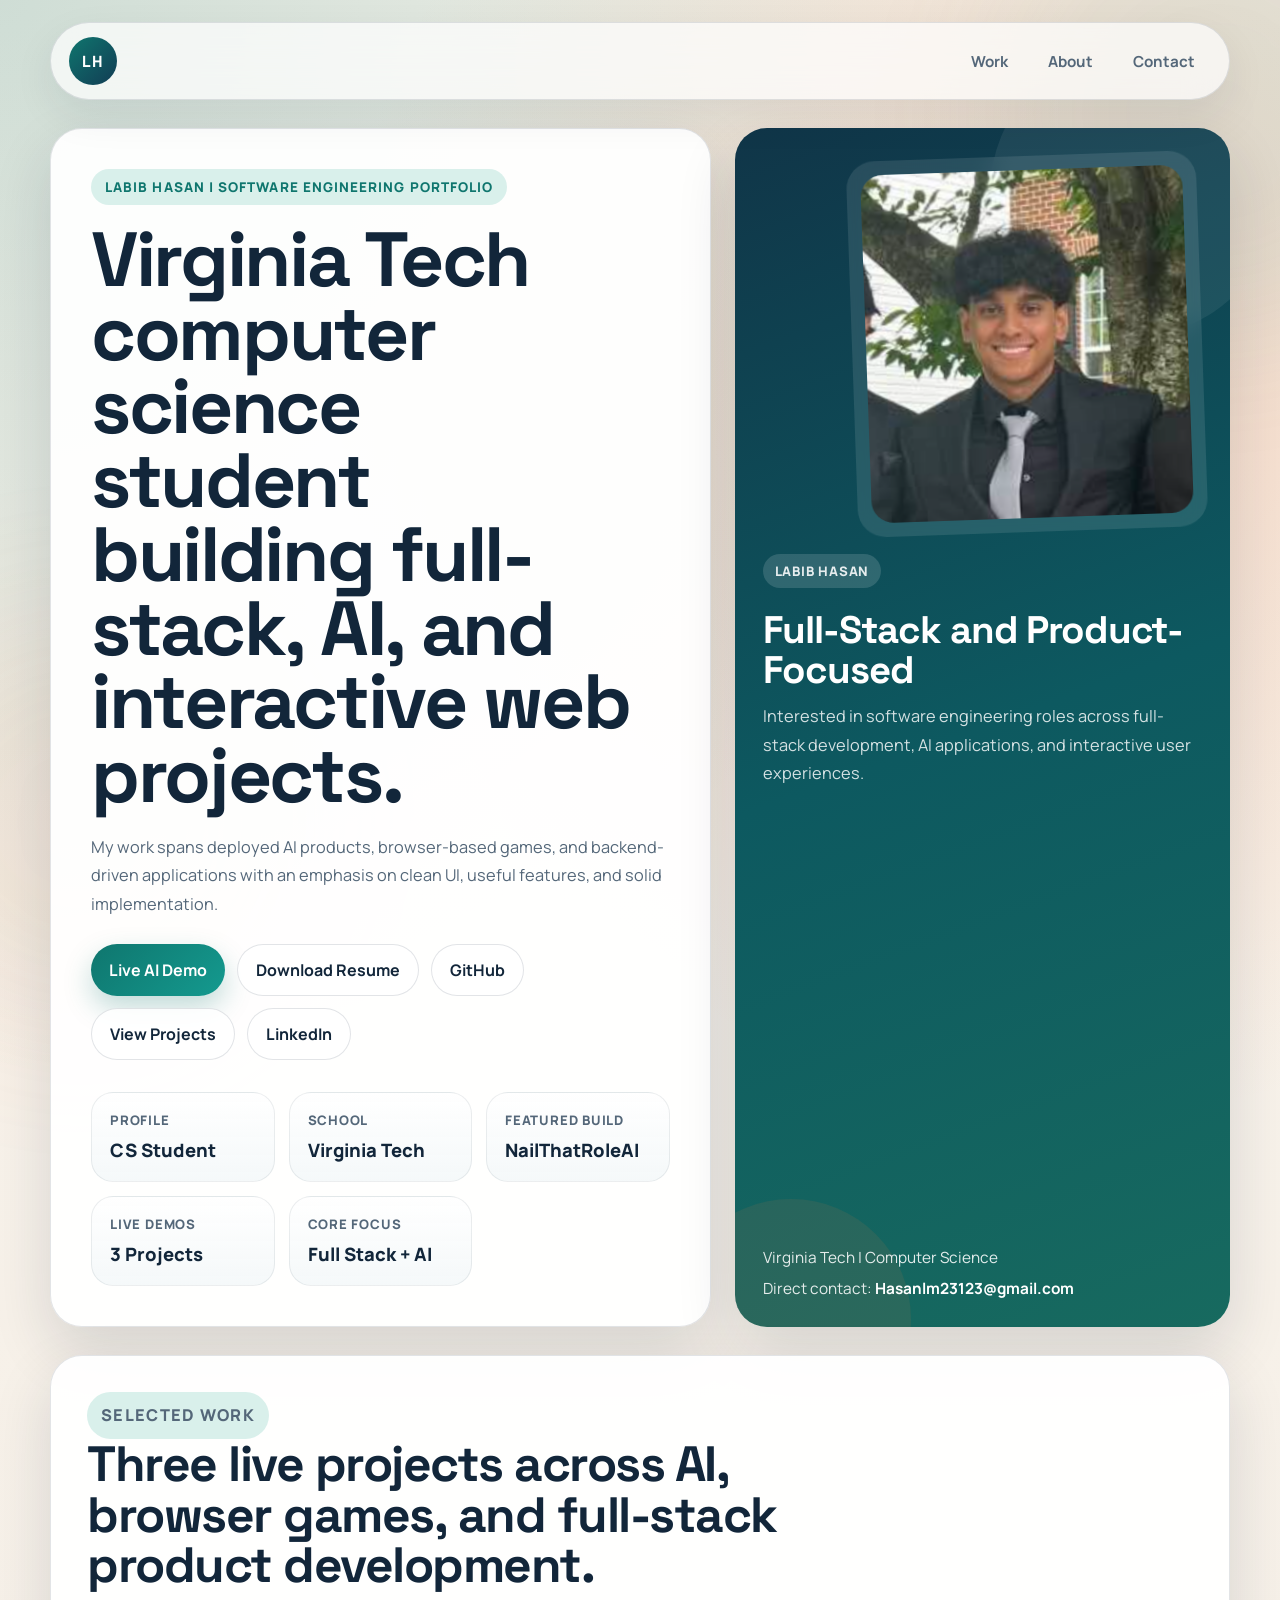
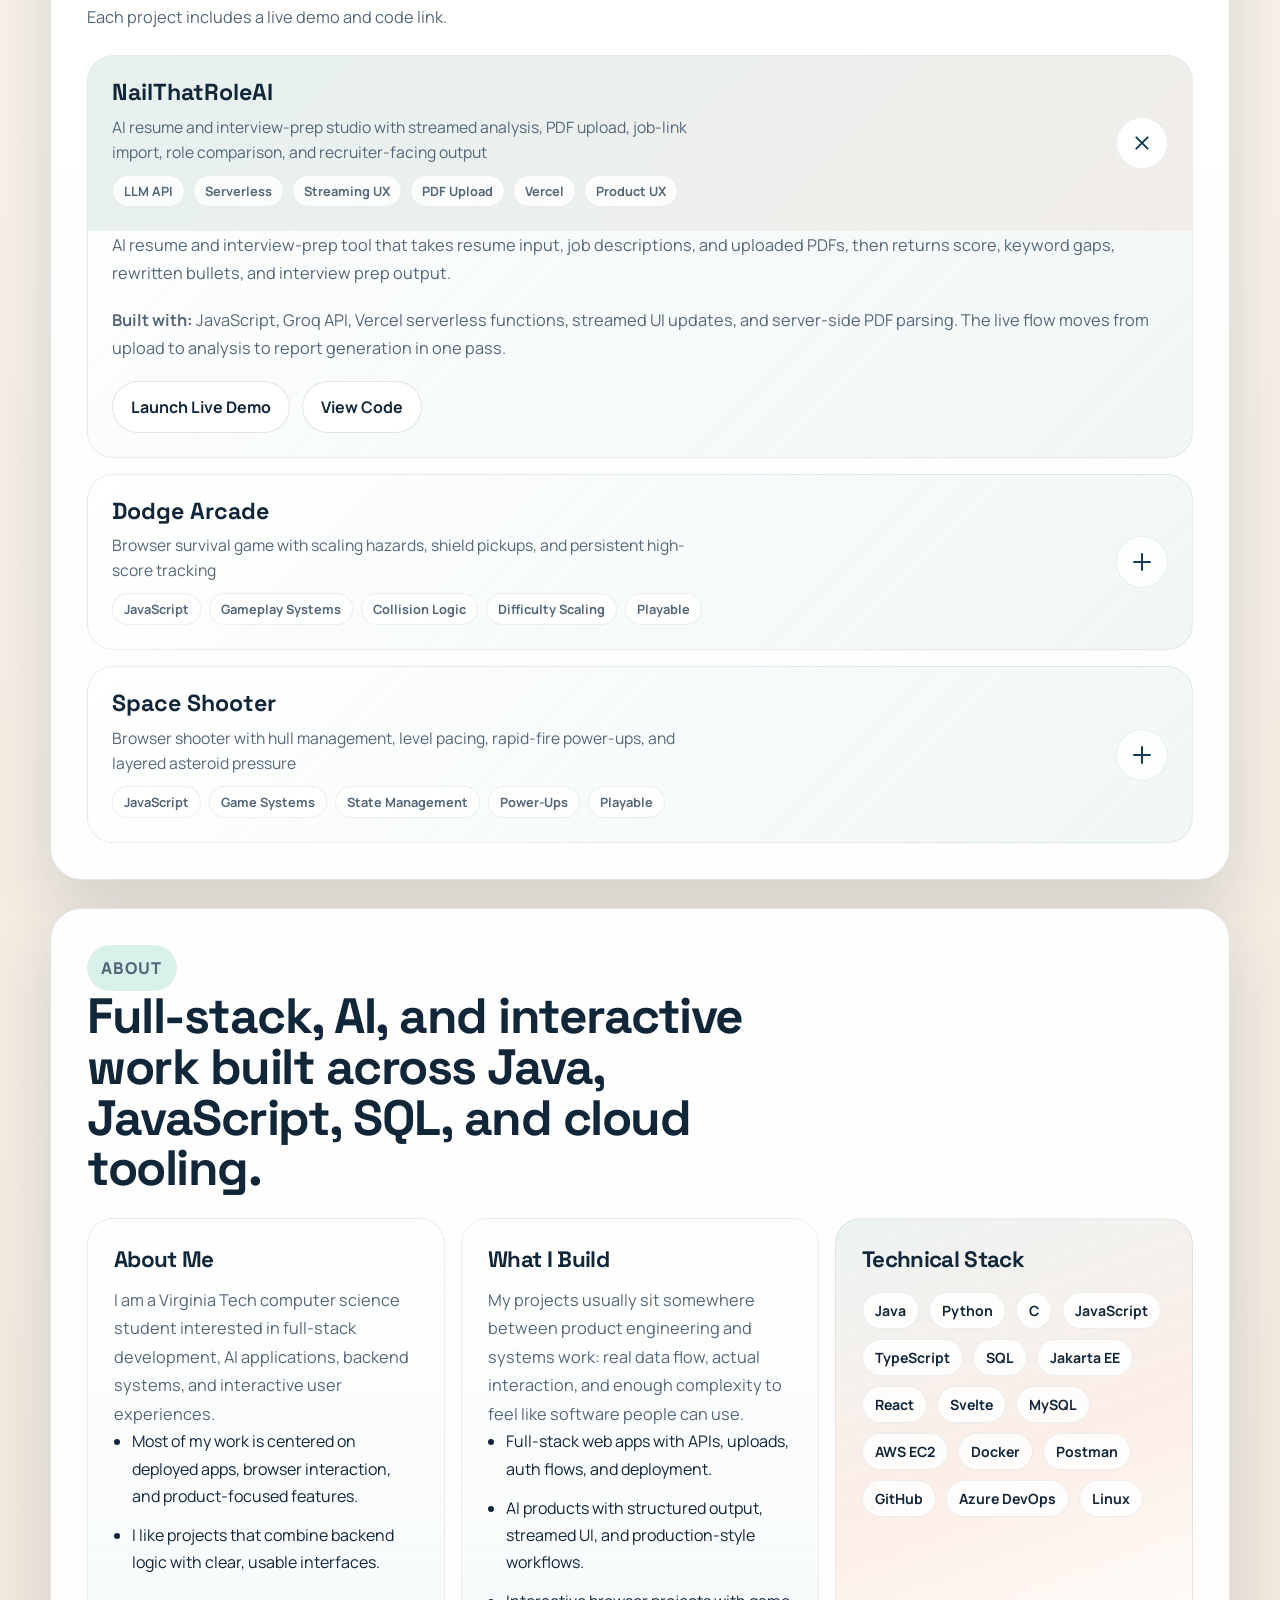
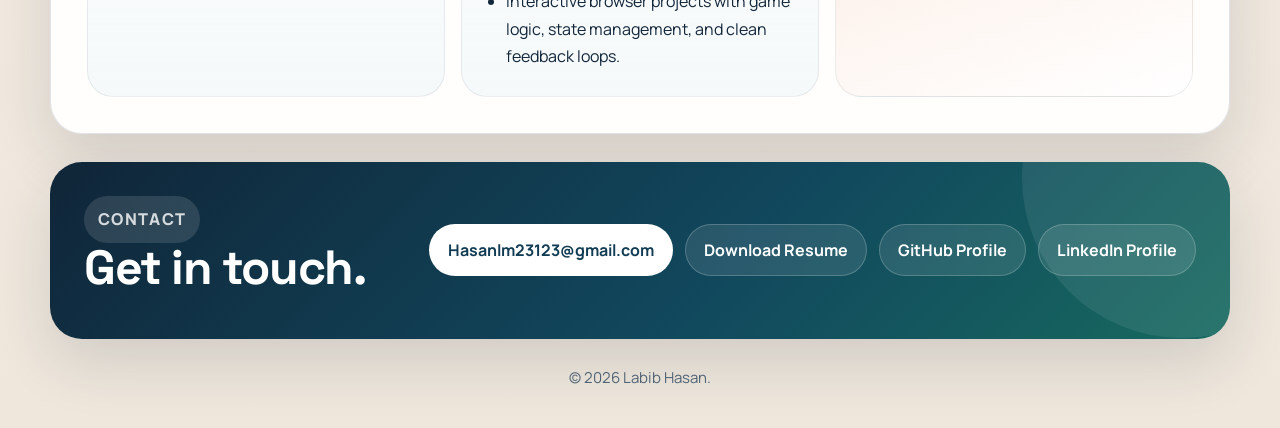
<file: index.html>
<!DOCTYPE html>
<html lang="en">

<head>
  <meta charset="utf-8" />
  <meta name="viewport" content="width=device-width, initial-scale=1" />
  <meta name="description"
    content="Portfolio of Labib Hasan, a Virginia Tech computer science student building full-stack applications, AI tools, and interactive browser projects." />
  <title>Labib Hasan | Software Engineering Portfolio</title>
  <link rel="preconnect" href="https://fonts.googleapis.com">
  <link rel="preconnect" href="https://fonts.gstatic.com" crossorigin>
  <link
    href="https://fonts.googleapis.com/css2?family=Manrope:wght@400;500;600;700;800&family=Space+Grotesk:wght@500;700&display=swap"
    rel="stylesheet">
  <link rel="stylesheet" href="/css/style.css?v=20260319b">
</head>

<body>
  <div class="page-shell">
    <header class="topbar">
      <a class="brand" href="#home">LH</a>
      <nav class="nav">
        <a href="#work">Work</a>
        <a href="#about">About</a>
        <a href="#contact">Contact</a>
      </nav>
    </header>

    <main class="site-main" id="home">
      <section class="hero">
        <div class="hero-copy panel">
          <p class="eyebrow">Labib Hasan | Software Engineering Portfolio</p>
          <h1>Virginia Tech computer science student building full-stack, AI, and interactive web projects.</h1>
          <p class="hero-text">
            My work spans deployed AI products, browser-based games, and backend-driven applications with an emphasis
            on clean UI, useful features, and solid implementation.
          </p>

          <div class="hero-actions">
            <a class="btn btn-primary" href="https://rolereadyai-hasanlm23123s-projects.vercel.app/" target="_blank"
              rel="noreferrer">Live AI Demo</a>
            <a class="btn btn-secondary" href="/documents/Labib_Hasan_Resume_2027.docx" download>Download Resume</a>
            <a class="btn btn-secondary" href="https://github.com/Hasanlm23123" target="_blank"
              rel="noreferrer">GitHub</a>
            <a class="btn btn-secondary" href="#work">View Projects</a>
            <a class="btn btn-secondary" href="https://www.linkedin.com/in/labib-hasan-970874296" target="_blank"
              rel="noreferrer">LinkedIn</a>
          </div>

          <div class="quick-facts">
            <article class="fact-card">
              <span class="fact-label">Profile</span>
              <strong class="fact-value">CS Student</strong>
            </article>
            <article class="fact-card">
              <span class="fact-label">School</span>
              <strong class="fact-value">Virginia Tech</strong>
            </article>
            <article class="fact-card">
              <span class="fact-label">Featured Build</span>
              <strong class="fact-value">NailThatRoleAI</strong>
            </article>
            <article class="fact-card">
              <span class="fact-label">Live Demos</span>
              <strong class="fact-value">3 Projects</strong>
            </article>
            <article class="fact-card">
              <span class="fact-label">Core Focus</span>
              <strong class="fact-value">Full Stack + AI</strong>
            </article>
          </div>
        </div>

        <aside class="profile-card">
          <div class="profile-card-inner">
            <div class="profile-image-wrap">
              <img class="profile-image" src="/images/SelfPortrait.png" alt="Labib Hasan portrait" />
            </div>
            <p class="profile-badge">Labib Hasan</p>
            <div class="profile-copy">
              <h2>Full-Stack and Product-Focused</h2>
              <p>
                Interested in software engineering roles across full-stack development, AI applications, and interactive
                user experiences.
              </p>
            </div>
            <div class="profile-meta">
              <span>Virginia Tech | Computer Science</span>
              <span>Direct contact: <a href="mailto:Hasanlm23123@gmail.com">Hasanlm23123@gmail.com</a></span>
            </div>
          </div>
        </aside>
      </section>

      <section class="section panel" id="work">
        <div class="section-heading">
          <p class="section-kicker">Selected Work</p>
          <h2>Three live projects across AI, browser games, and full-stack product development.</h2>
          <p>Each project includes a live demo and code link.</p>
        </div>

        <div class="project-grid">
          <article class="project-card">
            <button class="project-toggle toggle" type="button" aria-expanded="false">
              <div class="project-toggle-copy">
                <span class="project-title">NailThatRoleAI</span>
                <span class="project-subtitle">AI resume and interview-prep studio with streamed analysis, PDF upload,
                  job-link import, role comparison, and recruiter-facing output</span>
                <div class="project-tags">
                  <span class="tag">LLM API</span>
                  <span class="tag">Serverless</span>
                  <span class="tag">Streaming UX</span>
                  <span class="tag">PDF Upload</span>
                  <span class="tag">Vercel</span>
                  <span class="tag">Product UX</span>
                </div>
              </div>
              <span class="project-arrow" aria-hidden="true"></span>
            </button>
            <div class="slidedown">
              <div class="project-body">
                <p>
                  AI resume and interview-prep tool that takes resume input, job descriptions, and uploaded PDFs, then
                  returns score, keyword gaps, rewritten bullets, and interview prep output.
                </p>
                <p>
                  <strong>Built with:</strong> JavaScript, Groq API, Vercel serverless functions, streamed UI updates,
                  and server-side PDF parsing. The live flow moves from upload to analysis to report generation in one pass.
                </p>
                <div class="project-links">
                  <a href="https://rolereadyai-hasanlm23123s-projects.vercel.app/" class="project-link"
                    target="_blank" rel="noreferrer">Launch Live Demo</a>
                  <a href="https://github.com/Hasanlm23123/RoleReadyAI" class="project-link" target="_blank"
                    rel="noreferrer">View Code</a>
                </div>
              </div>
            </div>
          </article>

          <article class="project-card">
            <button class="project-toggle toggle" type="button" aria-expanded="false">
              <div class="project-toggle-copy">
                <span class="project-title">Dodge Arcade</span>
                <span class="project-subtitle">Browser survival game with scaling hazards, shield pickups, and
                  persistent high-score tracking</span>
                <div class="project-tags">
                  <span class="tag">JavaScript</span>
                  <span class="tag">Gameplay Systems</span>
                  <span class="tag">Collision Logic</span>
                  <span class="tag">Difficulty Scaling</span>
                  <span class="tag">Playable</span>
                </div>
              </div>
              <span class="project-arrow" aria-hidden="true"></span>
            </button>
            <div class="slidedown">
              <div class="project-body">
                <p>
                  Originally prototyped in Python, then rebuilt in JavaScript so the game could run directly in the
                  browser without setup. The finished build shows event-loop control, collision handling, pacing, and
                  player feedback in a compact arcade project.
                </p>
                <p><strong>Built with:</strong> JavaScript, Canvas rendering, collision logic, pickup systems, and local high-score persistence.</p>
                <div class="project-links">
                  <a href="/games/dodge/" class="project-link">Play Live</a>
                  <a href="https://github.com/Hasanlm23123/Hasanlm23123.github.io/tree/main/games/dodge" class="project-link" target="_blank"
                    rel="noreferrer">View Code</a>
                </div>
              </div>
            </div>
          </article>

          <article class="project-card">
            <button class="project-toggle toggle" type="button" aria-expanded="false">
              <div class="project-toggle-copy">
                <span class="project-title">Space Shooter</span>
                <span class="project-subtitle">Browser shooter with hull management, level pacing, rapid-fire power-ups,
                  and layered asteroid pressure</span>
                <div class="project-tags">
                  <span class="tag">JavaScript</span>
                  <span class="tag">Game Systems</span>
                  <span class="tag">State Management</span>
                  <span class="tag">Power-Ups</span>
                  <span class="tag">Playable</span>
                </div>
              </div>
              <span class="project-arrow" aria-hidden="true"></span>
            </button>
            <div class="slidedown">
              <div class="project-body">
                <p>
                  Also prototyped in Python before being rebuilt for the browser, this shooter focuses on level pacing,
                  layered mechanics, and readable player feedback. It is a stronger demo of state management because
                  health, power-ups, asteroid pressure, and damage timing all have to stay in sync.
                </p>
                <p><strong>Built with:</strong> JavaScript, layered game-state logic, power-up systems, pacing control, and player feedback tuning.</p>
                <div class="project-links">
                  <a href="/games/space-shooter/" class="project-link">Play Live</a>
                  <a href="https://github.com/Hasanlm23123/Hasanlm23123.github.io/tree/main/games/space-shooter" class="project-link" target="_blank"
                    rel="noreferrer">View Code</a>
                </div>
              </div>
            </div>
          </article>
        </div>
      </section>

      <section class="section panel" id="about">
        <div class="section-heading">
          <p class="section-kicker">About</p>
          <h2>Full-stack, AI, and interactive work built across Java, JavaScript, SQL, and cloud tooling.</h2>
        </div>

        <div class="about-grid">
          <article class="about-card">
            <h3>About Me</h3>
            <p>
              I am a Virginia Tech computer science student interested in full-stack development, AI applications,
              backend systems, and interactive user experiences.
            </p>
            <ul class="strength-list">
              <li>Most of my work is centered on deployed apps, browser interaction, and product-focused features.</li>
              <li>I like projects that combine backend logic with clear, usable interfaces.</li>
            </ul>
          </article>

          <article class="about-card">
            <h3>What I Build</h3>
            <p>
              My projects usually sit somewhere between product engineering and systems work: real data flow, actual
              interaction, and enough complexity to feel like software people can use.
            </p>
            <ul class="strength-list">
              <li>Full-stack web apps with APIs, uploads, auth flows, and deployment.</li>
              <li>AI products with structured output, streamed UI, and production-style workflows.</li>
              <li>Interactive browser projects with game logic, state management, and clean feedback loops.</li>
            </ul>
          </article>

          <article class="about-card accent-card">
            <h3>Technical Stack</h3>
            <div class="skill-cloud">
              <span class="skill-chip">Java</span>
              <span class="skill-chip">Python</span>
              <span class="skill-chip">C</span>
              <span class="skill-chip">JavaScript</span>
              <span class="skill-chip">TypeScript</span>
              <span class="skill-chip">SQL</span>
              <span class="skill-chip">Jakarta EE</span>
              <span class="skill-chip">React</span>
              <span class="skill-chip">Svelte</span>
              <span class="skill-chip">MySQL</span>
              <span class="skill-chip">AWS EC2</span>
              <span class="skill-chip">Docker</span>
              <span class="skill-chip">Postman</span>
              <span class="skill-chip">GitHub</span>
              <span class="skill-chip">Azure DevOps</span>
              <span class="skill-chip">Linux</span>
            </div>
          </article>
        </div>
      </section>

      <section class="contact-strip" id="contact">
        <div class="contact-copy">
          <p class="section-kicker light">Contact</p>
          <h2>Get in touch.</h2>
        </div>

        <div class="contact-actions">
          <a class="contact-link contact-link-primary" href="mailto:Hasanlm23123@gmail.com">Hasanlm23123@gmail.com</a>
          <a class="contact-link" href="/documents/Labib_Hasan_Resume_2027.docx" download>Download Resume</a>
          <a class="contact-link" href="https://github.com/Hasanlm23123" target="_blank" rel="noreferrer">GitHub Profile</a>
          <a class="contact-link" href="https://www.linkedin.com/in/labib-hasan-970874296" target="_blank"
            rel="noreferrer">LinkedIn Profile</a>
        </div>
      </section>
    </main>

    <footer class="footer">
      <p>© 2026 Labib Hasan.</p>
    </footer>
  </div>

  <script src="/js/slider.js?v=20260318b"></script>
</body>

</html>
</file>
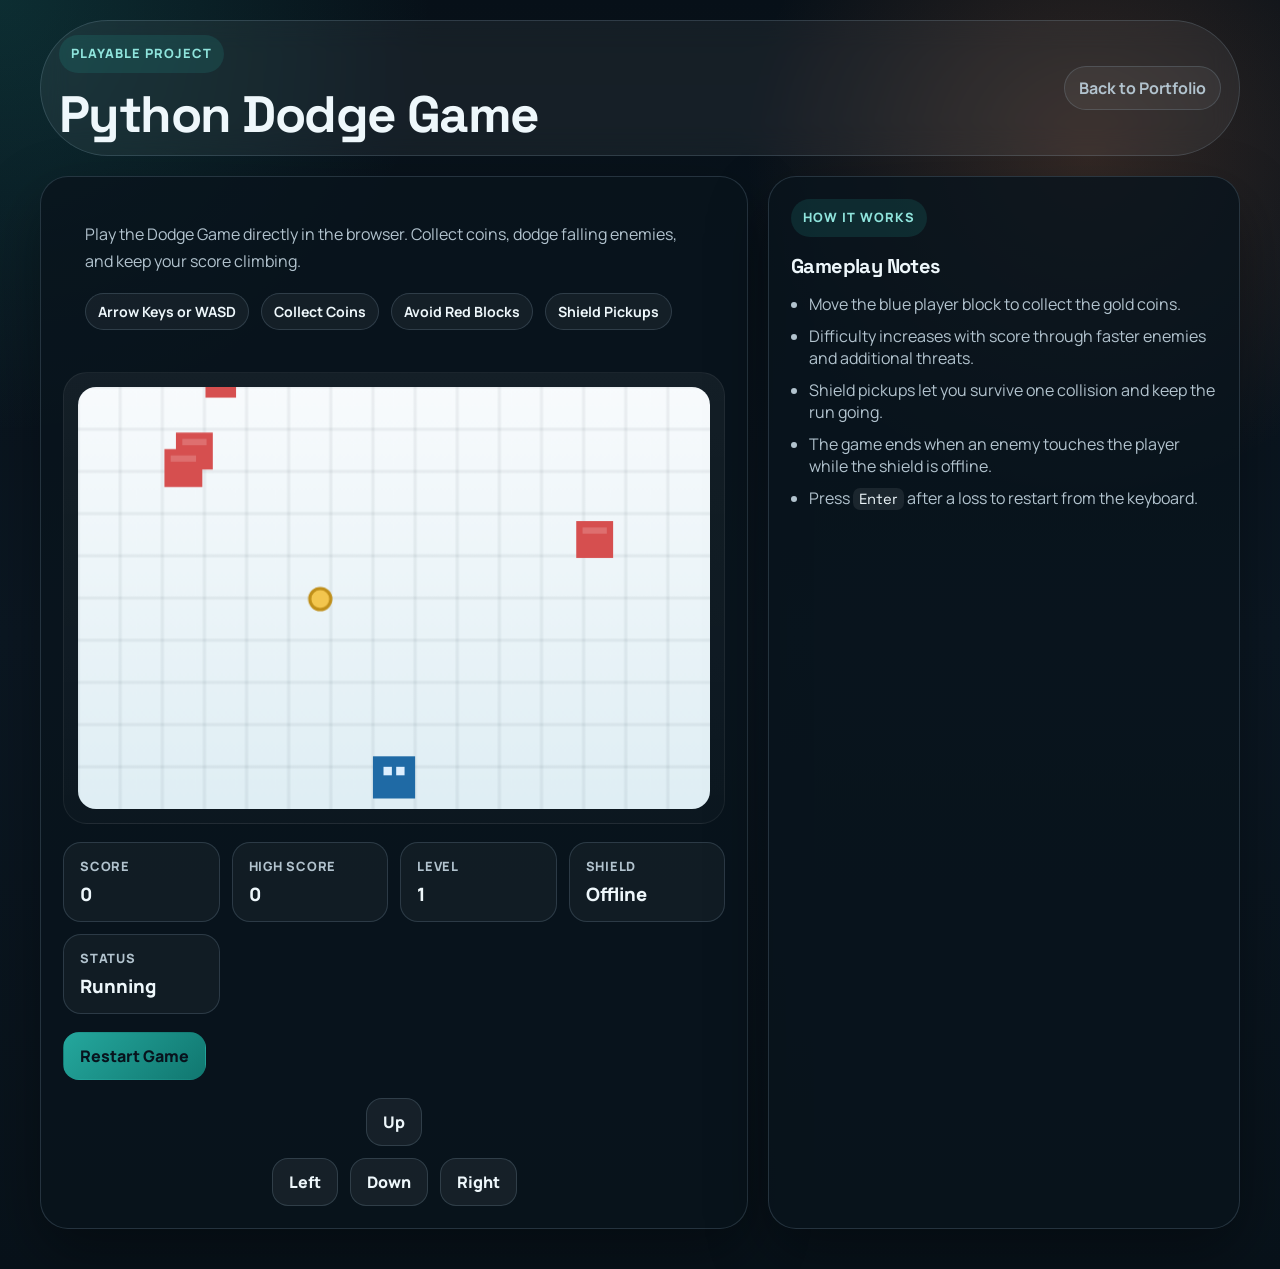
<file: games/dodge/index.html>
<!DOCTYPE html>
<html lang="en">

<head>
  <meta charset="utf-8" />
  <meta name="viewport" content="width=device-width, initial-scale=1" />
  <meta name="description" content="Play Labib Hasan's browser-playable Python Dodge Game with scaling difficulty and shield pickups." />
  <title>Python Dodge Game | Labib Hasan</title>
  <link rel="preconnect" href="https://fonts.googleapis.com">
  <link rel="preconnect" href="https://fonts.gstatic.com" crossorigin>
  <link
    href="https://fonts.googleapis.com/css2?family=Manrope:wght@400;500;600;700;800&family=Space+Grotesk:wght@500;700&display=swap"
    rel="stylesheet">
  <link rel="stylesheet" href="../style.css?v=20260318d">
</head>

<body>
  <main class="game-page">
    <header class="game-topbar">
      <div>
        <p class="eyebrow">Playable Project</p>
        <h1>Python Dodge Game</h1>
      </div>
      <div class="topbar-links">
        <a class="topbar-link" href="/">Back to Portfolio</a>
      </div>
    </header>

    <section class="game-layout">
      <div class="game-panel game-stage">
        <div class="game-stage-header">
          <p>
            Play the Dodge Game directly in the browser. Collect coins, dodge falling enemies, and keep your score
            climbing.
          </p>
          <div class="stage-meta">
            <span class="meta-pill">Arrow Keys or WASD</span>
            <span class="meta-pill">Collect Coins</span>
            <span class="meta-pill">Avoid Red Blocks</span>
            <span class="meta-pill">Shield Pickups</span>
          </div>
        </div>

        <div class="canvas-shell">
          <canvas id="gameCanvas" width="600" height="400" aria-label="Playable Dodge Game"></canvas>
        </div>

        <div class="hud">
          <article class="hud-card">
            <span class="hud-label">Score</span>
            <strong class="hud-value" id="scoreValue">0</strong>
          </article>
          <article class="hud-card">
            <span class="hud-label">High Score</span>
            <strong class="hud-value" id="highScoreValue">0</strong>
          </article>
          <article class="hud-card">
            <span class="hud-label">Level</span>
            <strong class="hud-value" id="levelValue">1</strong>
          </article>
          <article class="hud-card">
            <span class="hud-label">Shield</span>
            <strong class="hud-value" id="shieldValue">Offline</strong>
          </article>
          <article class="hud-card">
            <span class="hud-label">Status</span>
            <strong class="hud-value" id="statusValue">Running</strong>
          </article>
        </div>

        <div class="action-row">
          <button class="game-button primary" id="restartButton" type="button">Restart Game</button>
        </div>

        <div class="control-grid" aria-label="Touch controls">
          <div class="control-row center">
            <button class="control-btn" data-action="up" type="button">Up</button>
          </div>
          <div class="control-row center">
            <button class="control-btn" data-action="left" type="button">Left</button>
            <button class="control-btn" data-action="down" type="button">Down</button>
            <button class="control-btn" data-action="right" type="button">Right</button>
          </div>
        </div>
      </div>

      <aside class="game-panel game-info">
        <p class="eyebrow">How It Works</p>
        <h2>Gameplay Notes</h2>
        <ul class="bullet-list">
          <li>Move the blue player block to collect the gold coins.</li>
          <li>Difficulty increases with score through faster enemies and additional threats.</li>
          <li>Shield pickups let you survive one collision and keep the run going.</li>
          <li>The game ends when an enemy touches the player while the shield is offline.</li>
          <li>Press <code>Enter</code> after a loss to restart from the keyboard.</li>
        </ul>
      </aside>
    </section>
  </main>

  <script src="./game.js?v=20260318d"></script>
</body>

</html>
</file>
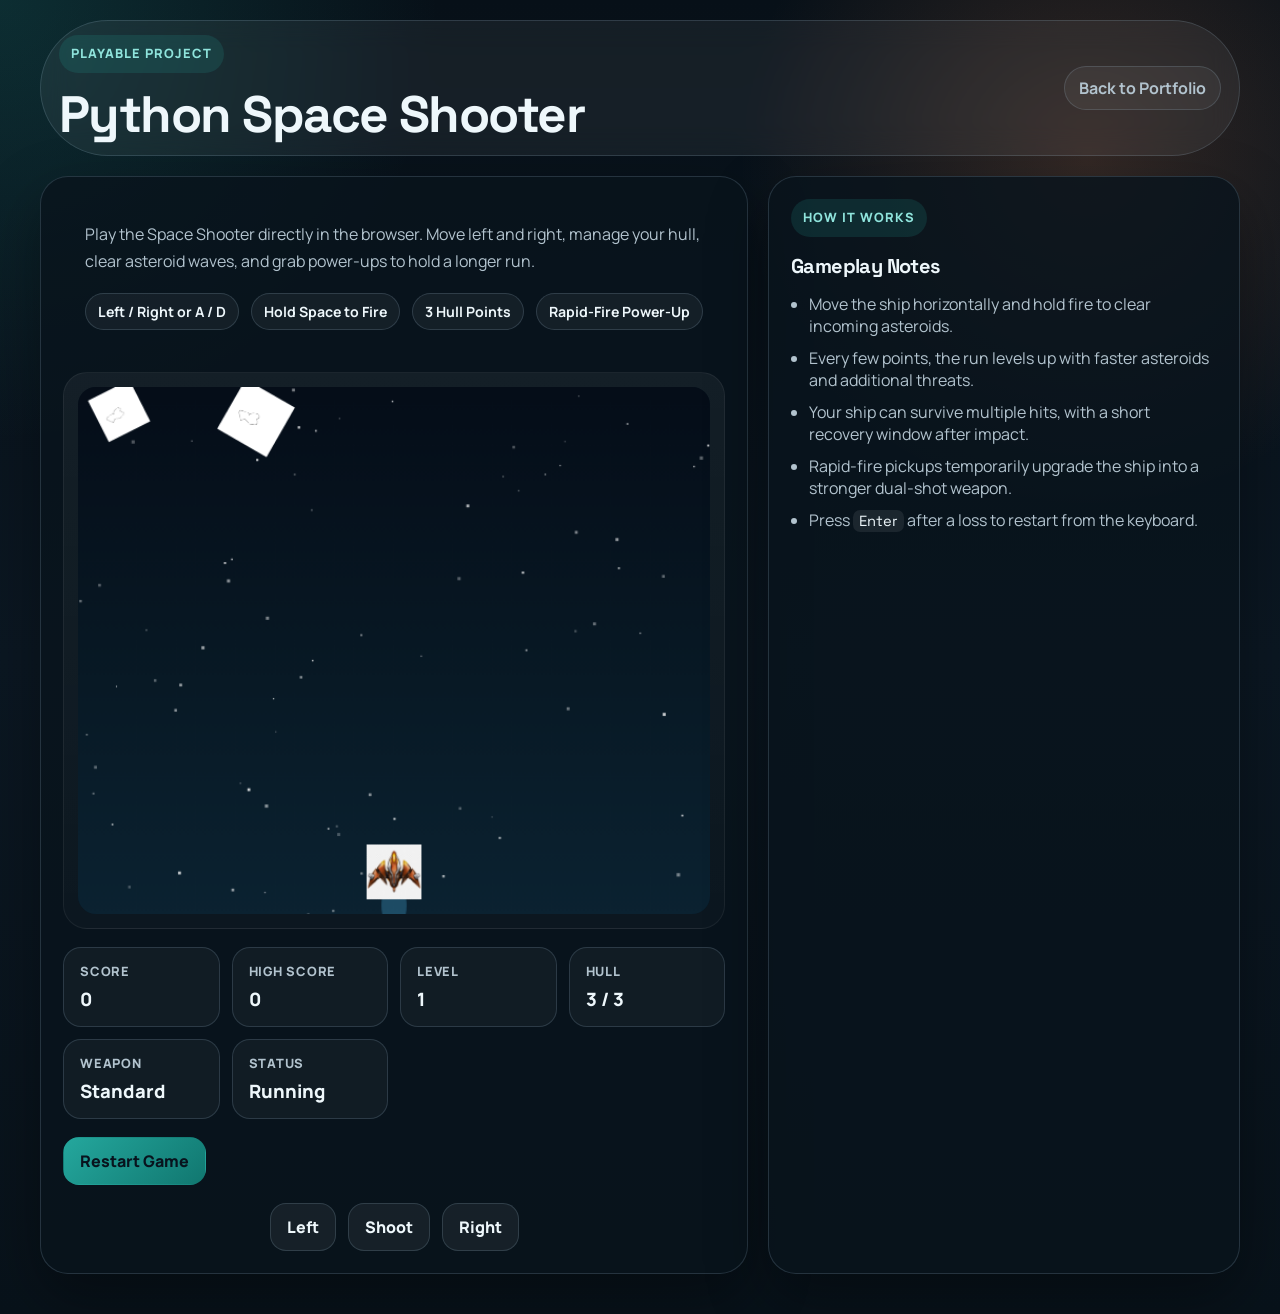
<file: games/space-shooter/index.html>
<!DOCTYPE html>
<html lang="en">

<head>
  <meta charset="utf-8" />
  <meta name="viewport" content="width=device-width, initial-scale=1" />
  <meta name="description" content="Play Labib Hasan's browser-playable Python Space Shooter with levels, hull, and power-ups." />
  <title>Python Space Shooter | Labib Hasan</title>
  <link rel="preconnect" href="https://fonts.googleapis.com">
  <link rel="preconnect" href="https://fonts.gstatic.com" crossorigin>
  <link
    href="https://fonts.googleapis.com/css2?family=Manrope:wght@400;500;600;700;800&family=Space+Grotesk:wght@500;700&display=swap"
    rel="stylesheet">
  <link rel="stylesheet" href="../style.css?v=20260318d">
</head>

<body>
  <main class="game-page">
    <header class="game-topbar">
      <div>
        <p class="eyebrow">Playable Project</p>
        <h1>Python Space Shooter</h1>
      </div>
      <div class="topbar-links">
        <a class="topbar-link" href="/">Back to Portfolio</a>
      </div>
    </header>

    <section class="game-layout">
      <div class="game-panel game-stage">
        <div class="game-stage-header">
          <p>
            Play the Space Shooter directly in the browser. Move left and right, manage your hull, clear asteroid
            waves, and grab power-ups to hold a longer run.
          </p>
          <div class="stage-meta">
            <span class="meta-pill">Left / Right or A / D</span>
            <span class="meta-pill">Hold Space to Fire</span>
            <span class="meta-pill">3 Hull Points</span>
            <span class="meta-pill">Rapid-Fire Power-Up</span>
          </div>
        </div>

        <div class="canvas-shell">
          <canvas id="gameCanvas" width="600" height="500" aria-label="Playable Space Shooter"></canvas>
        </div>

        <div class="hud">
          <article class="hud-card">
            <span class="hud-label">Score</span>
            <strong class="hud-value" id="scoreValue">0</strong>
          </article>
          <article class="hud-card">
            <span class="hud-label">High Score</span>
            <strong class="hud-value" id="highScoreValue">0</strong>
          </article>
          <article class="hud-card">
            <span class="hud-label">Level</span>
            <strong class="hud-value" id="levelValue">1</strong>
          </article>
          <article class="hud-card">
            <span class="hud-label">Hull</span>
            <strong class="hud-value" id="hullValue">3 / 3</strong>
          </article>
          <article class="hud-card">
            <span class="hud-label">Weapon</span>
            <strong class="hud-value" id="weaponValue">Standard</strong>
          </article>
          <article class="hud-card">
            <span class="hud-label">Status</span>
            <strong class="hud-value" id="statusValue">Running</strong>
          </article>
        </div>

        <div class="action-row">
          <button class="game-button primary" id="restartButton" type="button">Restart Game</button>
        </div>

        <div class="control-grid" aria-label="Touch controls">
          <div class="control-row center">
            <button class="control-btn" data-action="left" type="button">Left</button>
            <button class="control-btn" data-action="shoot" type="button">Shoot</button>
            <button class="control-btn" data-action="right" type="button">Right</button>
          </div>
        </div>
      </div>

      <aside class="game-panel game-info">
        <p class="eyebrow">How It Works</p>
        <h2>Gameplay Notes</h2>
        <ul class="bullet-list">
          <li>Move the ship horizontally and hold fire to clear incoming asteroids.</li>
          <li>Every few points, the run levels up with faster asteroids and additional threats.</li>
          <li>Your ship can survive multiple hits, with a short recovery window after impact.</li>
          <li>Rapid-fire pickups temporarily upgrade the ship into a stronger dual-shot weapon.</li>
          <li>Press <code>Enter</code> after a loss to restart from the keyboard.</li>
        </ul>
      </aside>
    </section>
  </main>

  <script src="./game.js?v=20260318d"></script>
</body>

</html>
</file>
<file: css/style.css>
:root {
    --bg: #f6f0e8;
    --bg-strong: #fffaf5;
    --surface: rgba(255, 255, 255, 0.78);
    --surface-strong: rgba(255, 255, 255, 0.94);
    --text: #12263a;
    --muted: #546779;
    --line: rgba(18, 38, 58, 0.12);
    --accent: #0f766e;
    --accent-soft: #d9f0eb;
    --accent-warm: #e57a44;
    --accent-deep: #123c54;
    --white: #ffffff;
    --shadow: 0 24px 60px rgba(18, 38, 58, 0.14);
    --radius-xl: 32px;
    --radius-lg: 24px;
    --radius-md: 18px;
}

html {
    box-sizing: border-box;
    scroll-behavior: smooth;
}

*,
*:before,
*:after {
    box-sizing: inherit;
}

body {
    margin: 0;
    min-height: 100%;
    font-family: "Manrope", sans-serif;
    color: var(--text);
    background:
        radial-gradient(circle at top left, rgba(15, 118, 110, 0.18), transparent 28%),
        radial-gradient(circle at 85% 10%, rgba(229, 122, 68, 0.22), transparent 22%),
        linear-gradient(180deg, #f9f4ec 0%, #f6f0e8 48%, #efe7dc 100%);
    overflow-x: hidden;
    position: relative;
}

body::before,
body::after {
    content: "";
    position: fixed;
    inset: auto;
    width: 28rem;
    height: 28rem;
    border-radius: 50%;
    filter: blur(80px);
    opacity: 0.45;
    pointer-events: none;
    z-index: 0;
}

body::before {
    top: -7rem;
    right: -10rem;
    background: rgba(15, 118, 110, 0.22);
}

body::after {
    bottom: -9rem;
    left: -9rem;
    background: rgba(229, 122, 68, 0.18);
}

@keyframes rise {
    from {
        opacity: 0;
        transform: translateY(22px);
    }

    to {
        opacity: 1;
        transform: translateY(0);
    }
}

a {
    color: inherit;
    text-decoration: none;
}

img {
    display: block;
    max-width: 100%;
}

.page-shell {
    width: min(1180px, calc(100% - 32px));
    margin: 0 auto;
    padding: 22px 0 40px;
    position: relative;
    z-index: 1;
}

.topbar {
    display: flex;
    justify-content: space-between;
    align-items: center;
    gap: 16px;
    padding: 14px 18px;
    margin-bottom: 28px;
    border: 1px solid var(--line);
    border-radius: 999px;
    background: rgba(255, 255, 255, 0.7);
    backdrop-filter: blur(20px);
    box-shadow: 0 16px 40px rgba(18, 38, 58, 0.08);
    position: sticky;
    top: 14px;
    z-index: 20;
}

.brand {
    width: 48px;
    height: 48px;
    border-radius: 50%;
    display: inline-flex;
    align-items: center;
    justify-content: center;
    background: linear-gradient(135deg, var(--accent), var(--accent-deep));
    color: var(--white);
    font-family: "Space Grotesk", sans-serif;
    font-size: 1rem;
    font-weight: 700;
    letter-spacing: 0.08em;
}

.nav {
    display: flex;
    gap: 8px;
    flex-wrap: wrap;
}

.nav a {
    padding: 10px 16px;
    border-radius: 999px;
    color: var(--muted);
    font-size: 0.95rem;
    font-weight: 700;
    transition: background-color 0.2s ease, color 0.2s ease, transform 0.2s ease;
}

.nav a:hover,
.nav a:focus-visible {
    background: rgba(15, 118, 110, 0.08);
    color: var(--text);
    transform: translateY(-1px);
}

.site-main {
    display: flex;
    flex-direction: column;
    gap: 28px;
}

.panel {
    background: var(--surface-strong);
    border: 1px solid var(--line);
    border-radius: var(--radius-xl);
    box-shadow: var(--shadow);
}

.hero {
    display: grid;
    grid-template-columns: minmax(0, 1.2fr) minmax(320px, 0.9fr);
    gap: 24px;
    align-items: stretch;
}

.hero-copy {
    padding: 40px;
    animation: rise 0.7s ease both;
}

.eyebrow,
.section-kicker {
    display: inline-flex;
    align-items: center;
    gap: 8px;
    padding: 9px 14px;
    margin: 0 0 18px;
    border-radius: 999px;
    background: var(--accent-soft);
    color: var(--accent);
    font-size: 0.84rem;
    font-weight: 800;
    letter-spacing: 0.08em;
    text-transform: uppercase;
}

.light {
    background: rgba(255, 255, 255, 0.12);
    color: rgba(255, 255, 255, 0.84);
}

h1,
h2,
h3 {
    margin: 0;
    font-family: "Space Grotesk", sans-serif;
    letter-spacing: -0.03em;
}

h1 {
    font-size: clamp(2.7rem, 6vw, 5rem);
    line-height: 0.96;
    max-width: 11ch;
}

.hero-text,
.section-heading p,
.about-card p,
.contact-copy p,
.project-body p,
.profile-copy p {
    color: var(--muted);
    font-size: 1.02rem;
    line-height: 1.75;
}

.hero-text {
    max-width: 58ch;
    margin: 20px 0 0;
}

.hero-actions {
    display: flex;
    flex-wrap: wrap;
    gap: 12px;
    margin-top: 26px;
}

.btn,
.project-link,
.contact-link {
    display: inline-flex;
    align-items: center;
    justify-content: center;
    padding: 14px 18px;
    border-radius: 999px;
    font-weight: 700;
    transition: transform 0.2s ease, box-shadow 0.2s ease, background-color 0.2s ease, color 0.2s ease;
}

.btn:hover,
.btn:focus-visible,
.project-link:hover,
.project-link:focus-visible,
.contact-link:hover,
.contact-link:focus-visible {
    transform: translateY(-2px);
}

.btn-primary {
    background: linear-gradient(135deg, var(--accent), #149a8f);
    color: var(--white);
    box-shadow: 0 12px 28px rgba(15, 118, 110, 0.26);
}

.btn-secondary {
    border: 1px solid var(--line);
    background: rgba(255, 255, 255, 0.86);
    color: var(--text);
}

.quick-facts {
    display: grid;
    grid-template-columns: repeat(auto-fit, minmax(150px, 1fr));
    gap: 14px;
    margin-top: 32px;
}

.fact-card {
    padding: 18px;
    border: 1px solid rgba(18, 38, 58, 0.08);
    border-radius: 22px;
    background: linear-gradient(180deg, rgba(255, 255, 255, 0.94), rgba(244, 248, 249, 0.92));
}

.fact-label {
    display: block;
    margin-bottom: 8px;
    color: var(--muted);
    font-size: 0.82rem;
    font-weight: 800;
    letter-spacing: 0.06em;
    text-transform: uppercase;
}

.fact-value {
    font-size: 1.15rem;
    font-weight: 800;
}

.profile-card {
    position: relative;
    overflow: hidden;
    border-radius: var(--radius-xl);
    background: linear-gradient(160deg, #103548 0%, #0d5960 50%, #176a5f 100%);
    color: var(--white);
    box-shadow: var(--shadow);
    animation: rise 0.7s ease 0.12s both;
}

.profile-card::before,
.profile-card::after {
    content: "";
    position: absolute;
    border-radius: 50%;
    opacity: 0.22;
}

.profile-card::before {
    width: 18rem;
    height: 18rem;
    top: -5rem;
    right: -3rem;
    background: rgba(255, 255, 255, 0.3);
}

.profile-card::after {
    width: 15rem;
    height: 15rem;
    bottom: -7rem;
    left: -4rem;
    background: rgba(229, 122, 68, 0.45);
}

.profile-card-inner {
    position: relative;
    z-index: 1;
    min-height: 100%;
    display: flex;
    flex-direction: column;
    gap: 22px;
    padding: 28px;
}

.profile-badge {
    display: inline-flex;
    align-self: flex-start;
    margin: 0;
    padding: 8px 12px;
    border-radius: 999px;
    background: rgba(255, 255, 255, 0.14);
    color: rgba(255, 255, 255, 0.88);
    font-size: 0.82rem;
    font-weight: 800;
    letter-spacing: 0.06em;
    text-transform: uppercase;
}

.profile-image-wrap {
    width: min(100%, 350px);
    margin-left: auto;
    padding: 14px;
    border-radius: 28px;
    background: rgba(255, 255, 255, 0.1);
    backdrop-filter: blur(12px);
    transform: rotate(-2deg);
}

.profile-image {
    aspect-ratio: 1 / 1.08;
    object-fit: cover;
    border-radius: 22px;
}

.profile-copy h2 {
    font-size: clamp(1.75rem, 3vw, 2.4rem);
    line-height: 1.05;
    max-width: 18ch;
}

.profile-copy p {
    color: rgba(255, 255, 255, 0.82);
    margin: 12px 0 0;
}

.profile-signals {
    display: grid;
    gap: 12px;
}

.profile-signal {
    padding: 16px 18px;
    border-radius: 22px;
    background: rgba(255, 255, 255, 0.1);
    border: 1px solid rgba(255, 255, 255, 0.12);
}

.profile-signal-label {
    display: inline-flex;
    margin-bottom: 8px;
    color: rgba(255, 255, 255, 0.9);
    font-size: 0.82rem;
    font-weight: 800;
    letter-spacing: 0.08em;
    text-transform: uppercase;
}

.profile-signal p {
    margin: 0;
    color: rgba(255, 255, 255, 0.8);
    line-height: 1.65;
}

.profile-meta {
    display: flex;
    flex-direction: column;
    gap: 10px;
    margin-top: auto;
    color: rgba(255, 255, 255, 0.88);
    font-size: 0.96rem;
}

.profile-meta a {
    color: var(--white);
    font-weight: 700;
}

.section {
    padding: 36px;
}

#work {
    animation: rise 0.7s ease 0.2s both;
}

#about {
    animation: rise 0.7s ease 0.3s both;
}

.section-heading {
    max-width: 720px;
    margin-bottom: 24px;
}

.section-heading h2 {
    font-size: clamp(2rem, 4vw, 3.1rem);
    line-height: 1.02;
    margin-bottom: 12px;
}

.section-heading p {
    margin: 0;
}

.project-grid {
    display: grid;
    gap: 16px;
}

.project-card {
    border: 1px solid rgba(18, 38, 58, 0.08);
    border-radius: 26px;
    overflow: hidden;
    background: linear-gradient(135deg, rgba(255, 255, 255, 0.96), rgba(238, 245, 245, 0.86));
}

.project-toggle {
    width: 100%;
    display: flex;
    align-items: center;
    justify-content: space-between;
    gap: 18px;
    padding: 24px;
    background: transparent;
    border: 0;
    color: inherit;
    font: inherit;
    text-align: left;
    cursor: pointer;
    transition: background-color 0.2s ease;
}

.project-toggle:hover,
.project-toggle:focus-visible {
    background: rgba(15, 118, 110, 0.04);
}

.project-toggle.highlight {
    background: linear-gradient(135deg, rgba(15, 118, 110, 0.1), rgba(229, 122, 68, 0.08));
}

.project-toggle-copy {
    display: flex;
    flex-direction: column;
    gap: 10px;
    min-width: 0;
}

.project-title {
    font-family: "Space Grotesk", sans-serif;
    font-size: 1.45rem;
    font-weight: 700;
    line-height: 1.05;
}

.project-subtitle {
    color: var(--muted);
    font-size: 0.98rem;
    line-height: 1.6;
    max-width: 60ch;
}

.project-tags {
    display: flex;
    flex-wrap: wrap;
    gap: 8px;
}

.tag {
    display: inline-flex;
    padding: 6px 11px;
    border-radius: 999px;
    border: 1px solid rgba(18, 38, 58, 0.08);
    background: rgba(255, 255, 255, 0.82);
    color: var(--muted);
    font-size: 0.8rem;
    font-weight: 700;
}

.project-arrow {
    flex: 0 0 auto;
    width: 52px;
    height: 52px;
    border-radius: 50%;
    border: 1px solid rgba(18, 38, 58, 0.08);
    background: rgba(255, 255, 255, 0.85);
    position: relative;
    transition: transform 0.25s ease, background-color 0.25s ease;
}

.project-arrow::before,
.project-arrow::after {
    content: "";
    position: absolute;
    top: 50%;
    left: 50%;
    width: 18px;
    height: 2px;
    background: var(--accent-deep);
    border-radius: 999px;
    transform: translate(-50%, -50%);
}

.project-arrow::after {
    transform: translate(-50%, -50%) rotate(90deg);
}

.project-toggle.highlight .project-arrow {
    transform: rotate(45deg);
    background: rgba(255, 255, 255, 0.96);
}

.slidedown {
    height: 0;
    overflow: hidden;
    transition: height 0.35s ease;
}

.project-body {
    padding: 0 24px 24px;
}

.project-body p {
    margin: 0 0 18px;
}

.detail-grid {
    display: grid;
    grid-template-columns: repeat(auto-fit, minmax(220px, 1fr));
    gap: 12px;
    margin: 8px 0 18px;
}

.detail-card {
    padding: 16px 18px;
    border-radius: 22px;
    border: 1px solid rgba(18, 38, 58, 0.08);
    background: rgba(255, 255, 255, 0.82);
}

.detail-card h4 {
    margin: 0 0 10px;
    font-family: "Space Grotesk", sans-serif;
    font-size: 1rem;
    letter-spacing: -0.02em;
}

.detail-list {
    margin: 0;
    padding-left: 1.1rem;
    color: var(--text);
}

.detail-list li {
    margin-bottom: 10px;
    line-height: 1.65;
}

.detail-list li:last-child {
    margin-bottom: 0;
}

.project-links {
    display: flex;
    flex-wrap: wrap;
    gap: 12px;
}

.project-link {
    border: 1px solid rgba(18, 38, 58, 0.12);
    background: rgba(255, 255, 255, 0.92);
    color: var(--text);
}

.about-grid {
    display: grid;
    grid-template-columns: repeat(auto-fit, minmax(250px, 1fr));
    gap: 16px;
}

.about-card {
    padding: 26px;
    border-radius: 26px;
    border: 1px solid rgba(18, 38, 58, 0.08);
    background: linear-gradient(180deg, rgba(255, 255, 255, 0.98), rgba(244, 248, 249, 0.86));
}

.about-card h3 {
    font-size: 1.4rem;
    margin-bottom: 12px;
}

.about-card p {
    margin: 0;
}

.accent-card {
    background: linear-gradient(160deg, rgba(15, 118, 110, 0.08), rgba(229, 122, 68, 0.12), rgba(255, 255, 255, 0.92));
}

.skill-cloud {
    display: flex;
    flex-wrap: wrap;
    gap: 10px;
    margin-top: 18px;
}

.skill-chip {
    display: inline-flex;
    align-items: center;
    padding: 8px 12px;
    border-radius: 999px;
    border: 1px solid rgba(18, 38, 58, 0.08);
    background: rgba(255, 255, 255, 0.84);
    color: var(--text);
    font-size: 0.88rem;
    font-weight: 700;
}

.strength-list {
    margin: 0;
    padding-left: 1.1rem;
    color: var(--text);
}

.strength-list li {
    margin-bottom: 12px;
    line-height: 1.7;
}

.strength-list li:last-child {
    margin-bottom: 0;
}

.contact-strip {
    display: flex;
    align-items: center;
    justify-content: space-between;
    gap: 24px;
    padding: 34px;
    border-radius: var(--radius-xl);
    background: linear-gradient(135deg, #102538 0%, #11485d 58%, #176a5f 100%);
    color: var(--white);
    box-shadow: var(--shadow);
    position: relative;
    overflow: hidden;
    animation: rise 0.7s ease 0.4s both;
}

.contact-strip::before {
    content: "";
    position: absolute;
    width: 20rem;
    height: 20rem;
    border-radius: 50%;
    top: -9rem;
    right: -7rem;
    background: rgba(255, 255, 255, 0.08);
}

.contact-copy,
.contact-actions {
    position: relative;
    z-index: 1;
}

.contact-copy {
    max-width: 640px;
}

.contact-copy h2 {
    font-size: clamp(1.9rem, 4vw, 3rem);
    line-height: 1.05;
    margin-bottom: 12px;
}

.contact-copy p {
    margin: 0;
    color: rgba(255, 255, 255, 0.8);
}

.contact-actions {
    display: flex;
    flex-wrap: wrap;
    gap: 12px;
    justify-content: flex-end;
}

.contact-link {
    border: 1px solid rgba(255, 255, 255, 0.2);
    background: rgba(255, 255, 255, 0.1);
    color: var(--white);
}

.contact-link-primary {
    background: var(--white);
    color: var(--accent-deep);
    border-color: transparent;
}

.footer {
    padding: 28px 4px 0;
    text-align: center;
    color: var(--muted);
    font-size: 0.94rem;
}

.footer p {
    margin: 0;
}

@media (max-width: 980px) {
    .hero,
    .about-grid,
    .contact-strip {
        grid-template-columns: 1fr;
    }

    .hero {
        display: flex;
        flex-direction: column;
    }

    .contact-strip {
        flex-direction: column;
        align-items: flex-start;
    }

    .contact-actions {
        justify-content: flex-start;
    }

    .profile-copy h2 {
        max-width: none;
    }
}

@media (max-width: 760px) {
    .page-shell {
        width: min(100%, calc(100% - 20px));
        padding-top: 12px;
    }

    .topbar {
        border-radius: 28px;
        flex-direction: column;
        align-items: stretch;
        padding: 14px;
    }

    .brand {
        align-self: flex-start;
    }

    .nav {
        justify-content: flex-start;
    }

    .hero-copy,
    .section,
    .contact-strip {
        padding: 24px;
    }

    .quick-facts {
        grid-template-columns: 1fr;
    }

    .project-toggle {
        align-items: flex-start;
    }

    .project-arrow {
        width: 46px;
        height: 46px;
    }
}

@media (max-width: 540px) {
    h1 {
        max-width: none;
        font-size: clamp(2.4rem, 12vw, 3.2rem);
    }

    .hero-actions,
    .contact-actions {
        flex-direction: column;
        align-items: stretch;
    }

    .btn,
    .project-link,
    .contact-link {
        width: 100%;
    }

    .project-toggle {
        padding: 20px;
    }

    .project-body {
        padding: 0 20px 20px;
    }
}
</file>
<file: games/style.css>
:root {
    --bg: #09141d;
    --bg-soft: #102636;
    --surface: rgba(9, 20, 29, 0.82);
    --surface-strong: rgba(16, 38, 54, 0.92);
    --line: rgba(168, 201, 218, 0.18);
    --text: #eef7fb;
    --muted: #b2c3ce;
    --accent: #26b4a8;
    --accent-strong: #f68d52;
    --shadow: 0 24px 60px rgba(0, 0, 0, 0.35);
}

*,
*:before,
*:after {
    box-sizing: border-box;
}

html,
body {
    margin: 0;
    min-height: 100%;
}

body {
    font-family: "Manrope", sans-serif;
    color: var(--text);
    background:
        radial-gradient(circle at top left, rgba(38, 180, 168, 0.18), transparent 24%),
        radial-gradient(circle at 85% 12%, rgba(246, 141, 82, 0.18), transparent 22%),
        linear-gradient(180deg, #071018 0%, #0b1722 50%, #08121a 100%);
}

a {
    color: inherit;
    text-decoration: none;
}

.game-page {
    width: min(1200px, calc(100% - 24px));
    margin: 0 auto;
    padding: 20px 0 40px;
}

.game-topbar {
    display: flex;
    justify-content: space-between;
    align-items: center;
    gap: 12px;
    margin-bottom: 20px;
    padding: 14px 18px;
    border: 1px solid var(--line);
    border-radius: 999px;
    background: rgba(255, 255, 255, 0.06);
    backdrop-filter: blur(14px);
}

.topbar-links {
    display: flex;
    flex-wrap: wrap;
    gap: 10px;
}

.topbar-link {
    display: inline-flex;
    align-items: center;
    justify-content: center;
    padding: 10px 14px;
    border-radius: 999px;
    border: 1px solid var(--line);
    background: rgba(255, 255, 255, 0.05);
    color: var(--muted);
    font-weight: 700;
    transition: transform 0.2s ease, background-color 0.2s ease, color 0.2s ease;
}

.topbar-link:hover,
.topbar-link:focus-visible {
    transform: translateY(-1px);
    background: rgba(38, 180, 168, 0.14);
    color: var(--text);
}

.game-layout {
    display: grid;
    grid-template-columns: minmax(0, 1.2fr) minmax(320px, 0.8fr);
    gap: 20px;
}

.game-panel {
    border: 1px solid var(--line);
    border-radius: 28px;
    background: var(--surface);
    box-shadow: var(--shadow);
}

.game-stage {
    padding: 22px;
}

.game-stage-header,
.game-info {
    padding: 22px;
}

.eyebrow {
    display: inline-flex;
    align-items: center;
    gap: 8px;
    padding: 8px 12px;
    margin: 0 0 16px;
    border-radius: 999px;
    background: rgba(38, 180, 168, 0.14);
    color: #8fe4dc;
    font-size: 0.8rem;
    font-weight: 800;
    letter-spacing: 0.08em;
    text-transform: uppercase;
}

h1,
h2 {
    margin: 0;
    font-family: "Space Grotesk", sans-serif;
    letter-spacing: -0.03em;
}

h1 {
    font-size: clamp(2rem, 4vw, 3.4rem);
    line-height: 1.02;
}

h2 {
    font-size: 1.25rem;
    margin-bottom: 10px;
}

p {
    margin: 0;
    color: var(--muted);
    line-height: 1.7;
}

code {
    padding: 0.12rem 0.35rem;
    border-radius: 0.45rem;
    background: rgba(255, 255, 255, 0.08);
    color: var(--text);
    font-family: "Space Grotesk", sans-serif;
    font-size: 0.92em;
}

.stage-meta {
    display: flex;
    flex-wrap: wrap;
    gap: 12px;
    margin-top: 18px;
}

.meta-pill {
    padding: 8px 12px;
    border-radius: 999px;
    border: 1px solid var(--line);
    background: rgba(255, 255, 255, 0.05);
    color: var(--text);
    font-size: 0.88rem;
    font-weight: 700;
}

.canvas-shell {
    margin-top: 20px;
    padding: 14px;
    border-radius: 24px;
    background: linear-gradient(180deg, rgba(255, 255, 255, 0.05), rgba(255, 255, 255, 0.02));
    border: 1px solid rgba(255, 255, 255, 0.06);
}

canvas {
    display: block;
    width: 100%;
    height: auto;
    border-radius: 18px;
    background: #081722;
}

.hud {
    display: grid;
    grid-template-columns: repeat(auto-fit, minmax(140px, 1fr));
    gap: 12px;
    margin-top: 18px;
}

.hud-card {
    padding: 14px 16px;
    border-radius: 18px;
    border: 1px solid var(--line);
    background: rgba(255, 255, 255, 0.04);
}

.hud-label {
    display: block;
    margin-bottom: 6px;
    color: var(--muted);
    font-size: 0.8rem;
    font-weight: 800;
    letter-spacing: 0.06em;
    text-transform: uppercase;
}

.hud-value {
    font-size: 1.15rem;
    font-weight: 800;
}

.action-row,
.control-grid,
.control-row {
    display: flex;
    flex-wrap: wrap;
    gap: 12px;
}

.action-row {
    margin-top: 18px;
}

.control-grid {
    flex-direction: column;
    margin-top: 18px;
}

.control-row.center {
    justify-content: center;
}

.game-button,
.control-btn {
    display: inline-flex;
    align-items: center;
    justify-content: center;
    padding: 12px 16px;
    border: 1px solid var(--line);
    border-radius: 16px;
    background: rgba(255, 255, 255, 0.06);
    color: var(--text);
    font: inherit;
    font-weight: 800;
    cursor: pointer;
    transition: transform 0.2s ease, background-color 0.2s ease, border-color 0.2s ease;
    user-select: none;
    touch-action: manipulation;
}

.game-button:hover,
.game-button:focus-visible,
.control-btn:hover,
.control-btn:focus-visible,
.control-btn.active {
    transform: translateY(-1px);
    background: rgba(38, 180, 168, 0.18);
    border-color: rgba(38, 180, 168, 0.42);
}

.game-button.primary {
    background: linear-gradient(135deg, rgba(38, 180, 168, 0.92), rgba(17, 128, 119, 0.92));
    border-color: transparent;
    color: #08131d;
}

.bullet-list {
    display: grid;
    gap: 10px;
    margin: 14px 0 0;
    padding-left: 1.15rem;
    color: var(--muted);
}

.game-note {
    margin-top: 16px;
    padding: 14px 16px;
    border-radius: 18px;
    background: rgba(246, 141, 82, 0.1);
    border: 1px solid rgba(246, 141, 82, 0.18);
    color: #ffd8c2;
}

@media (max-width: 920px) {
    .game-layout {
        grid-template-columns: 1fr;
    }
}

@media (max-width: 620px) {
    .game-page {
        width: min(100%, calc(100% - 16px));
    }

    .game-topbar {
        border-radius: 24px;
        align-items: flex-start;
        flex-direction: column;
    }

    .game-stage,
    .game-stage-header,
    .game-info {
        padding: 18px;
    }

    .hud {
        grid-template-columns: 1fr;
    }

    .action-row {
        flex-direction: column;
    }

    .game-button {
        width: 100%;
    }
}
</file>
